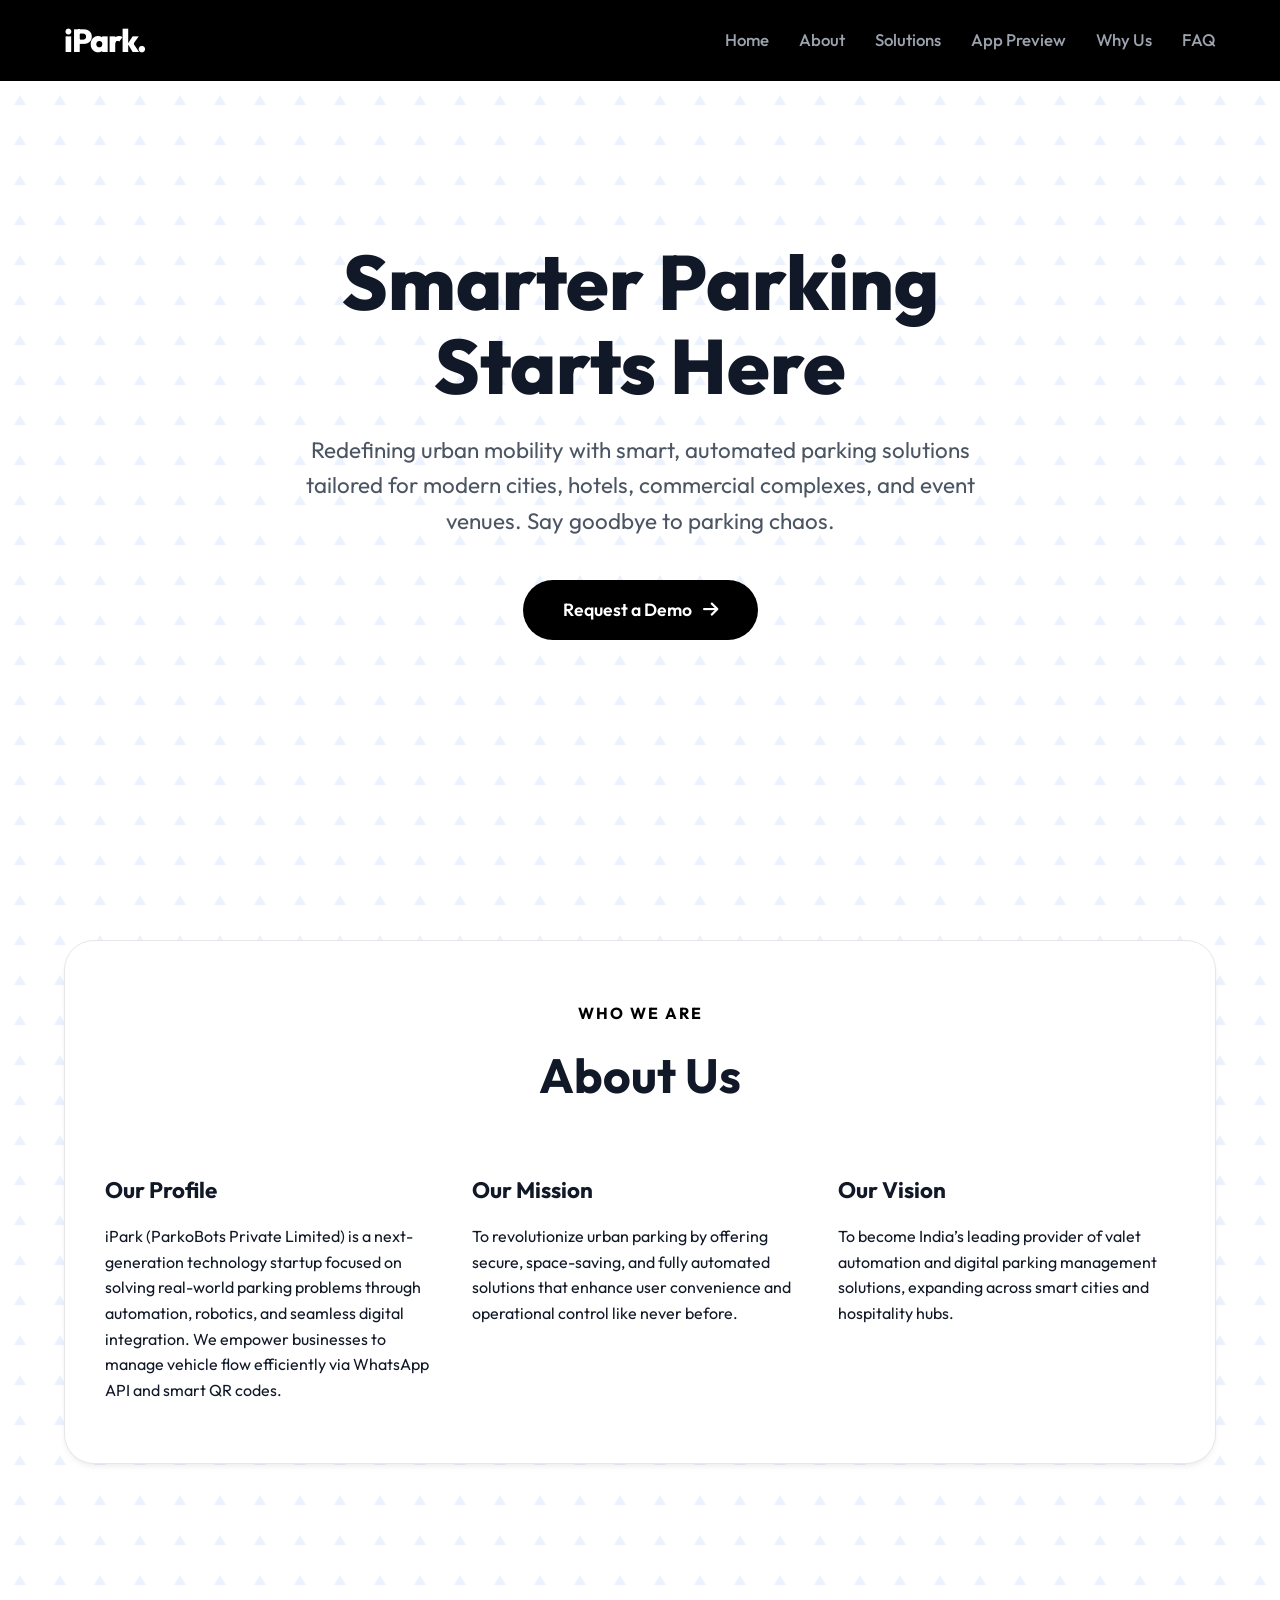
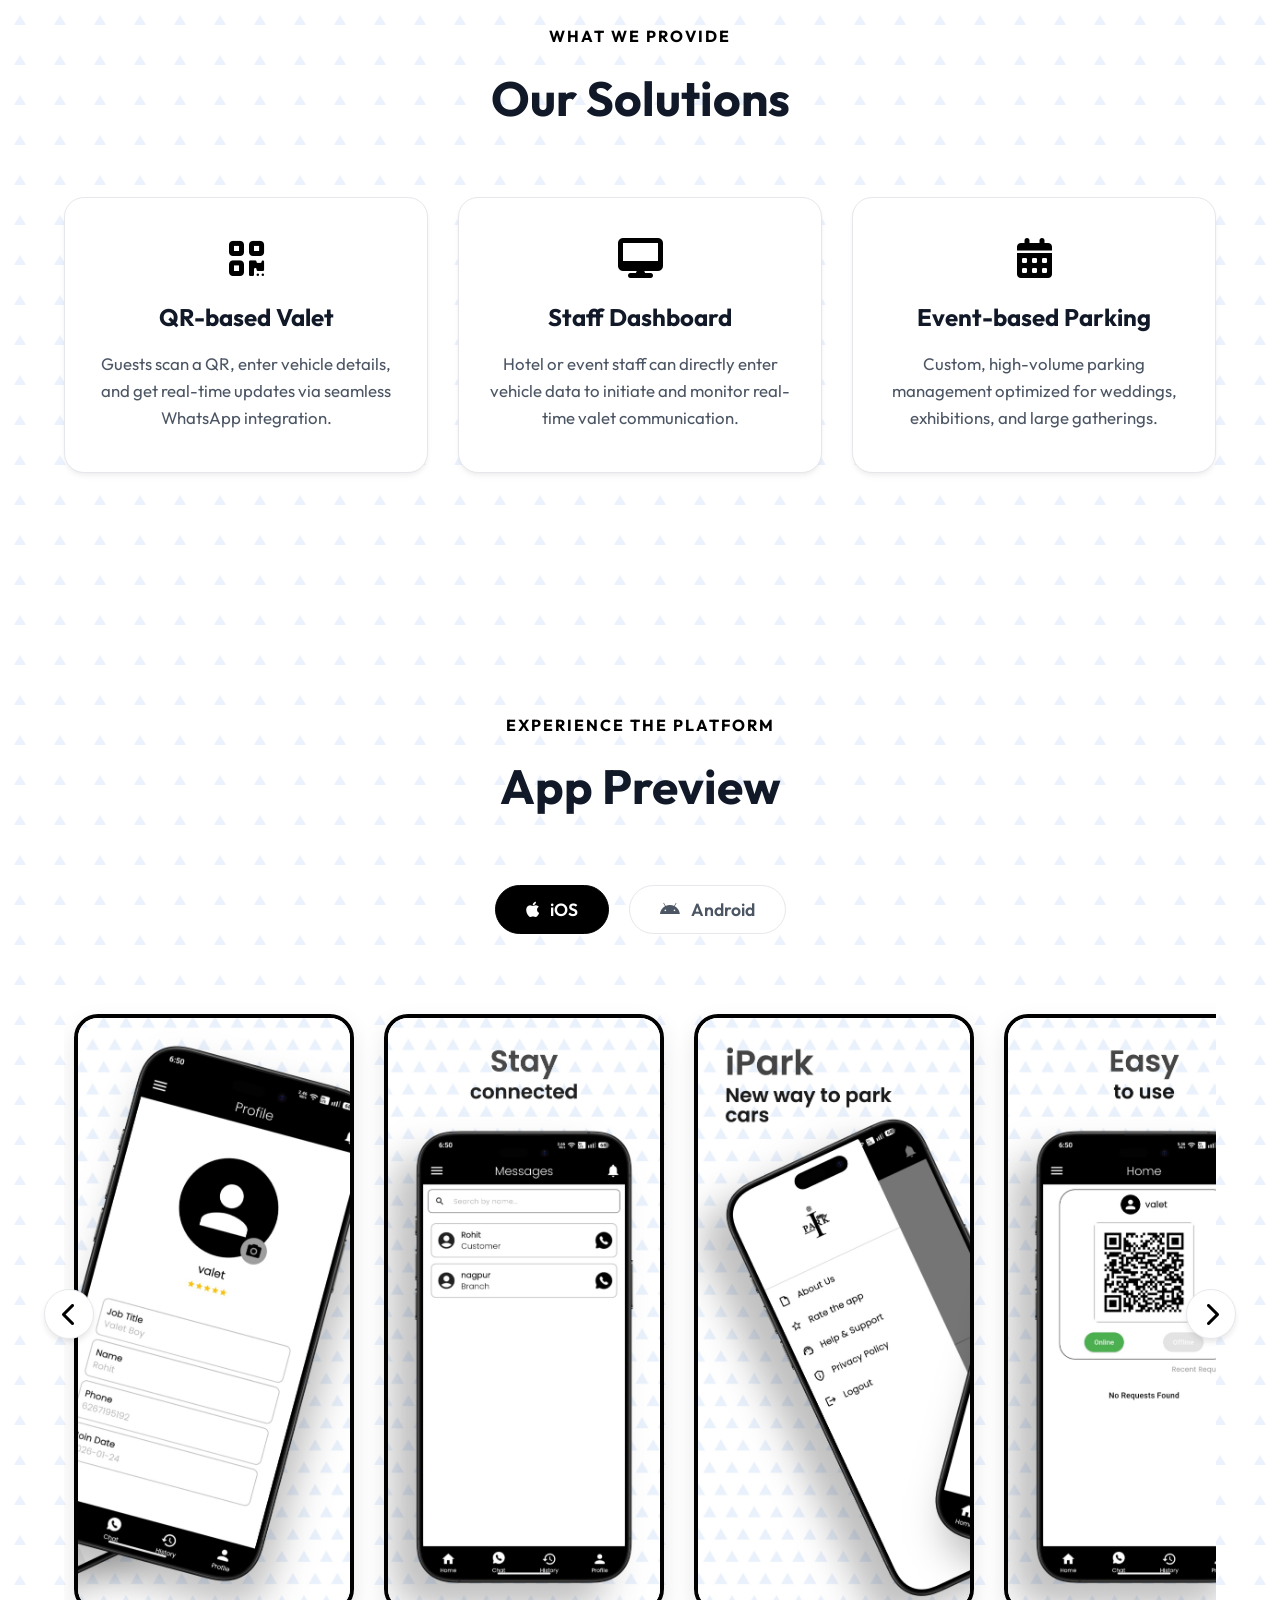
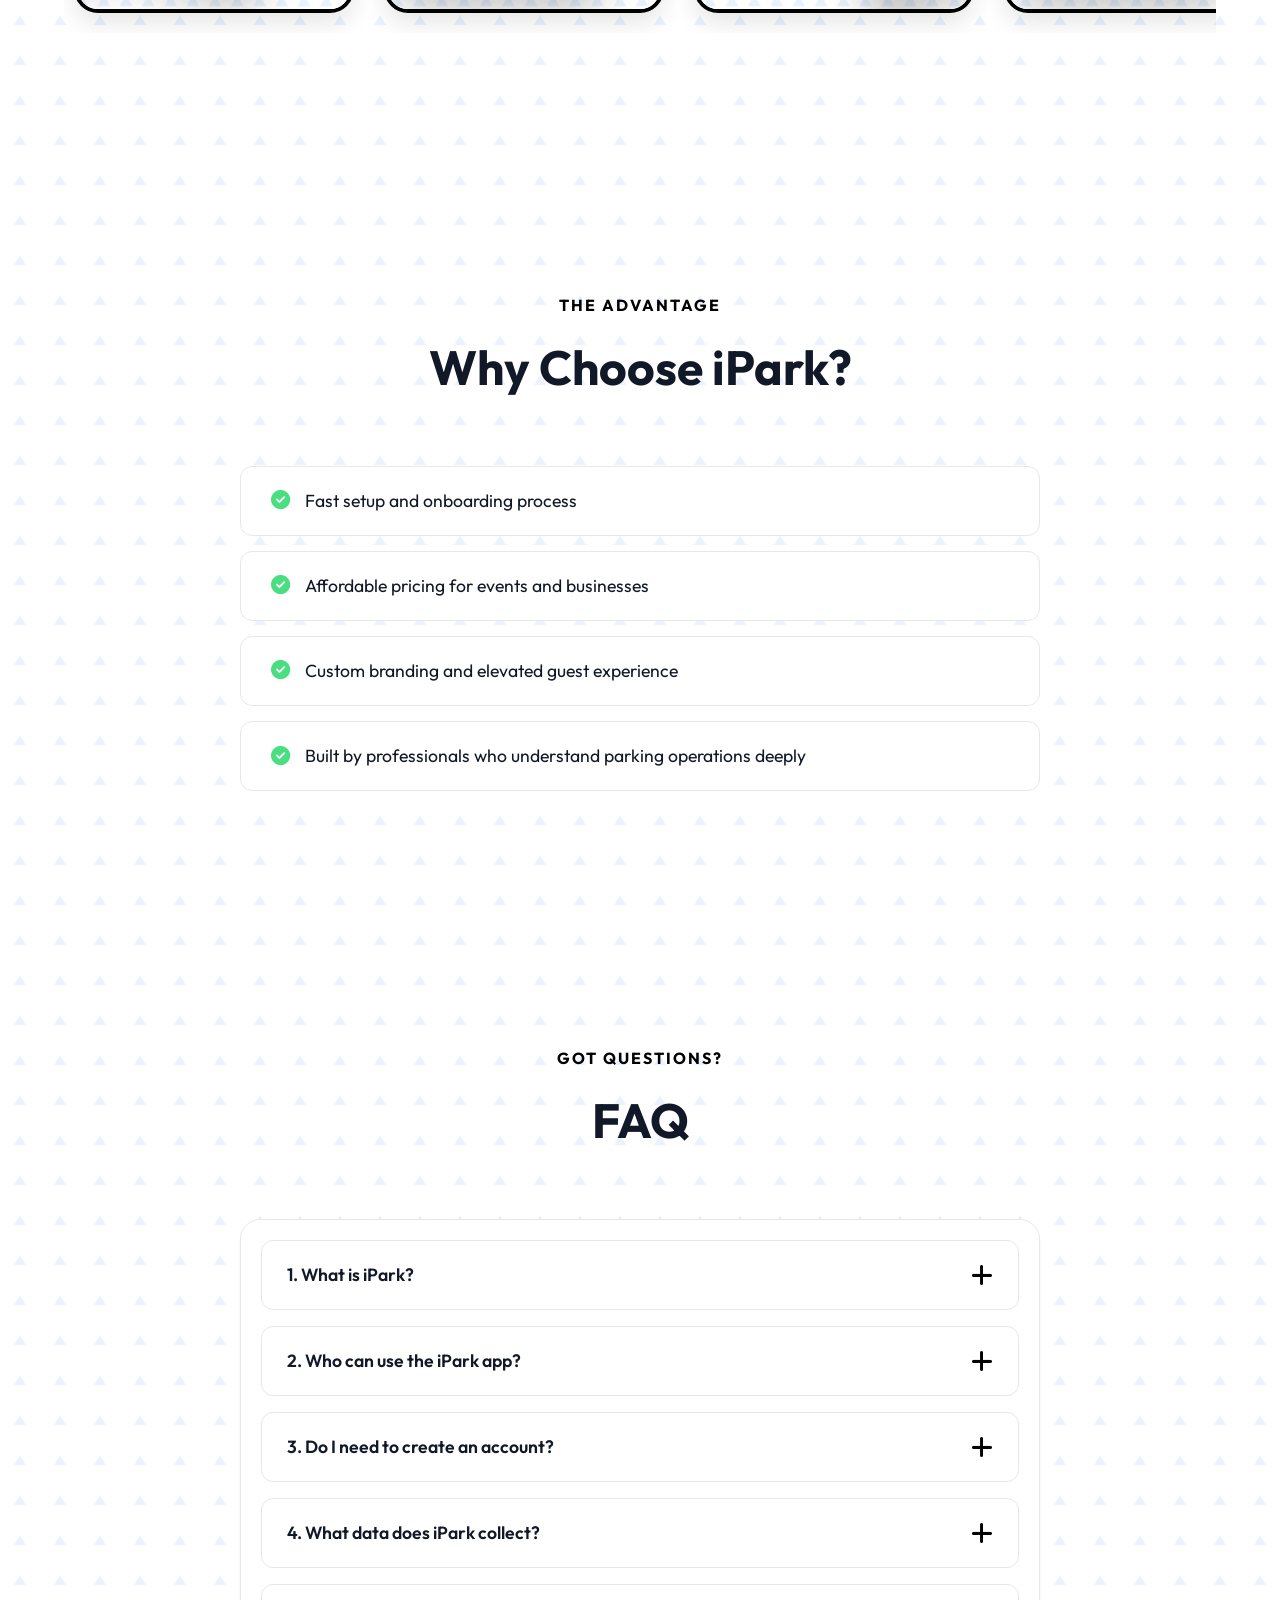
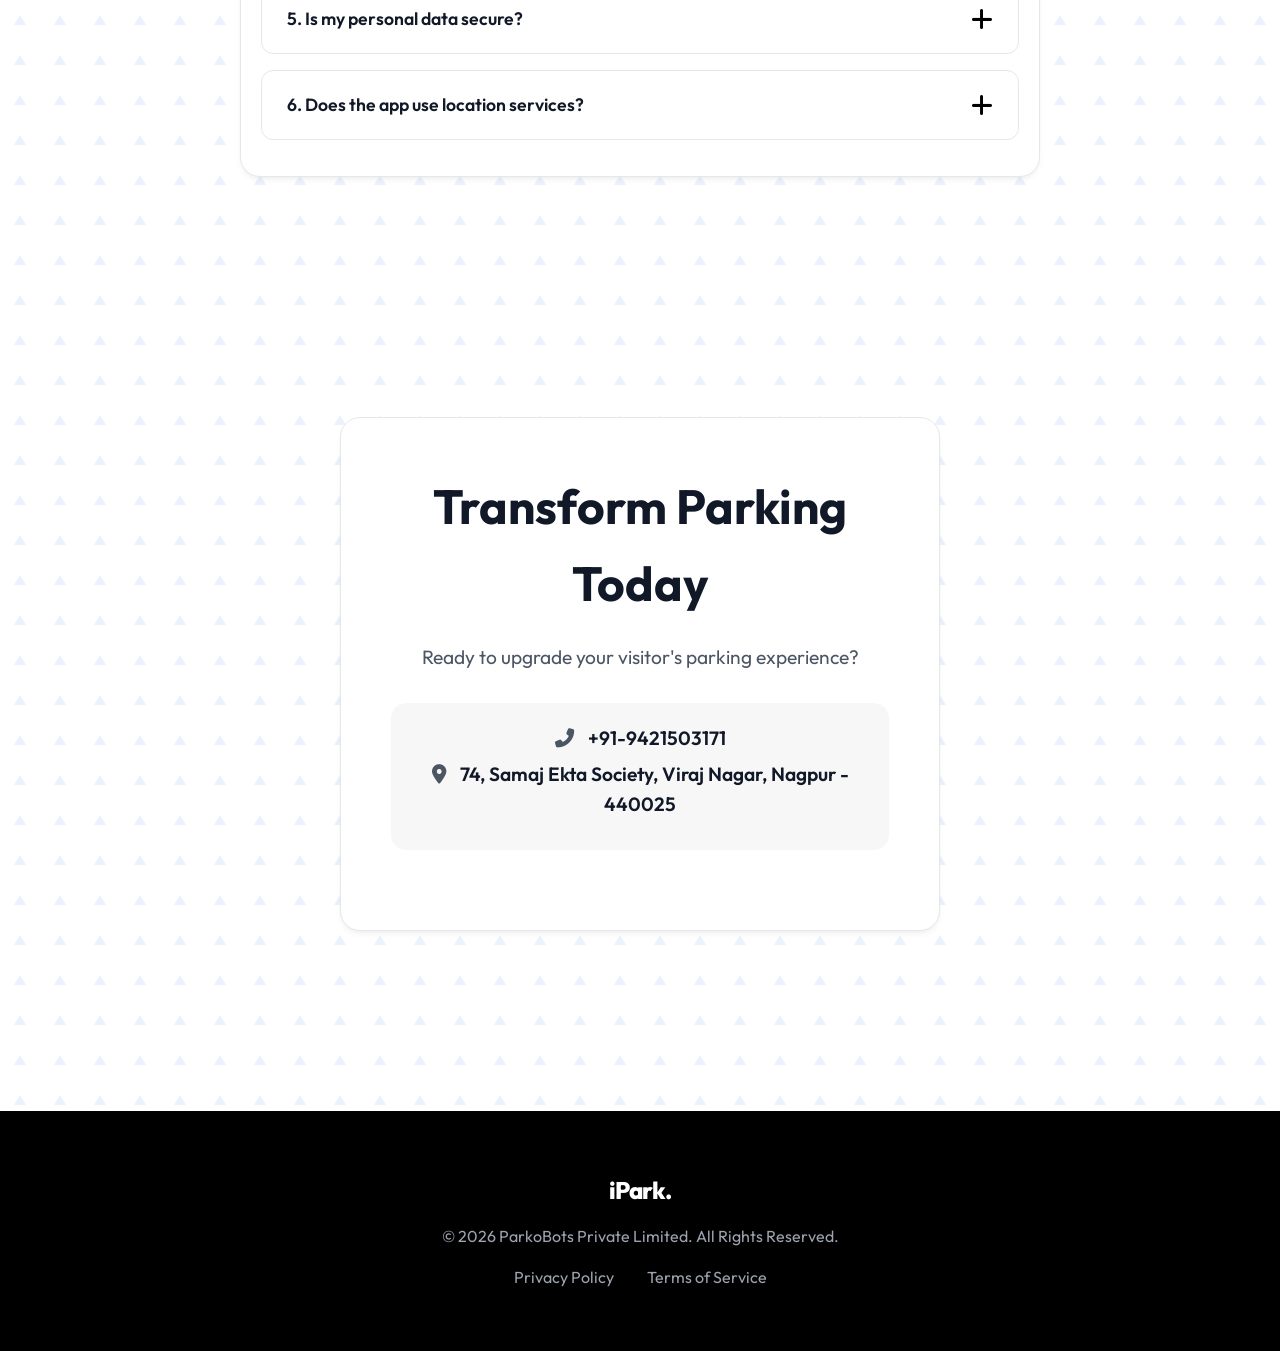
<file: index.html>
<!DOCTYPE html>
<html lang="en">

<head>
    <meta charset="UTF-8">
    <meta name="viewport" content="width=device-width, initial-scale=1.0">
    <title>iPark – Smarter Parking Starts Here</title>
    <link rel="stylesheet" href="styles.css">
    <link rel="stylesheet" href="https://cdnjs.cloudflare.com/ajax/libs/font-awesome/6.4.0/css/all.min.css">
</head>

<body>


    <header id="header">
        <div class="container">
            <a href="#" class="logo">iPark.</a>
            <nav>
                <ul>
                    <li><a href="#home">Home</a></li>
                    <li><a href="#about">About</a></li>
                    <li><a href="#solutions">Solutions</a></li>
                    <li><a href="#app-preview">App Preview</a></li>
                    <li><a href="#why-choose-us">Why Us</a></li>
                    <li><a href="#faq">FAQ</a></li>
                </ul>
            </nav>
        </div>
    </header>

    <section id="home" class="hero">
        <div class="container">
            <h1>Smarter Parking<br><span>Starts Here</span></h1>
            <p>Redefining urban mobility with smart, automated parking solutions tailored for modern cities, hotels,
                commercial complexes, and event venues. Say goodbye to parking chaos.</p>
            <a href="#contact" class="btn-primary">Request a Demo <i class="fas fa-arrow-right"
                    style="margin-left: 8px;"></i></a>
        </div>
    </section>

    <section id="about" class="glass"
        style="margin: 40px auto; width: 90%; max-width: 1200px; padding: 60px 40px; border-radius: 30px;">
        <div class="section-header">
            <span class="section-subtitle">Who We Are</span>
            <h2 class="section-title">About Us</h2>
        </div>
        <div class="grid-3">
            <div>
                <h3 style="margin-bottom:15px; font-size:1.4rem;">Our Profile</h3>
                <p>iPark (ParkoBots Private Limited) is a next-generation
                    technology startup focused on solving real-world parking problems through automation, robotics, and
                    seamless digital integration. We empower businesses to manage vehicle flow efficiently via WhatsApp
                    API and smart QR codes.</p>
            </div>
            <div>
                <h3 style="margin-bottom:15px; font-size:1.4rem;">Our Mission</h3>
                <p>To revolutionize urban parking by offering secure, space-saving,
                    and fully automated solutions that enhance user convenience and operational control like never
                    before.</p>
            </div>
            <div>
                <h3 style="margin-bottom:15px; font-size:1.4rem;">Our Vision</h3>
                <p>To become India’s leading provider of valet automation and
                    digital parking management solutions, expanding across smart cities and hospitality hubs.</p>
            </div>
        </div>
    </section>

    <section id="solutions">
        <div class="container">
            <div class="section-header">
                <span class="section-subtitle">What We Provide</span>
                <h2 class="section-title">Our Solutions</h2>
            </div>
            <div class="grid-3">
                <div class="card glass">
                    <i class="fas fa-qrcode card-icon"></i>
                    <h3>QR-based Valet</h3>
                    <p>Guests scan a QR, enter vehicle details, and get real-time updates via seamless WhatsApp
                        integration.</p>
                </div>
                <div class="card glass">
                    <i class="fas fa-desktop card-icon"></i>
                    <h3>Staff Dashboard</h3>
                    <p>Hotel or event staff can directly enter vehicle data to initiate and monitor real-time valet
                        communication.</p>
                </div>
                <div class="card glass">
                    <i class="fas fa-calendar-alt card-icon"></i>
                    <h3>Event-based Parking</h3>
                    <p>Custom, high-volume parking management optimized for weddings, exhibitions, and large gatherings.
                    </p>
                </div>
            </div>
        </div>
    </section>

    <section id="app-preview" class="preview-section">
        <div class="container">
            <div class="section-header">
                <span class="section-subtitle">Experience The Platform</span>
                <h2 class="section-title">App Preview</h2>
            </div>

            <div class="platform-tabs">
                <button class="tab-btn active" onclick="showCarousel('ios')"><i class="fab fa-apple"
                        style="margin-right:8px;"></i> iOS</button>
                <button class="tab-btn" onclick="showCarousel('android')"><i class="fab fa-android"
                        style="margin-right:8px;"></i> Android</button>
            </div>

            <!-- iOS Carousel -->
            <div class="carousel-container active" id="carousel-ios">
                <div class="carousel-wrapper">
                    <button class="scroll-btn prev" onclick="scrollTrack('track-ios', -1)"><i
                            class="fas fa-chevron-left"></i></button>
                    <div class="carousel-track" id="track-ios">
                        <div class="screenshot"><img src="images/ios/1.jpeg" alt="iOS 1"></div>
                        <div class="screenshot"><img src="images/ios/2.jpeg" alt="iOS 2"></div>
                        <div class="screenshot"><img src="images/ios/3.jpeg" alt="iOS 3"></div>
                        <div class="screenshot"><img src="images/ios/4.jpeg" alt="iOS 4"></div>
                    </div>
                    <button class="scroll-btn next" onclick="scrollTrack('track-ios', 1)"><i
                            class="fas fa-chevron-right"></i></button>
                </div>
            </div>

            <!-- Android Carousel -->
            <div class="carousel-container" id="carousel-android">
                <div class="carousel-wrapper">
                    <button class="scroll-btn prev" onclick="scrollTrack('track-android', -1)"><i
                            class="fas fa-chevron-left"></i></button>
                    <div class="carousel-track" id="track-android">
                        <div class="screenshot"><img src="images/android/1.jpeg" alt="Android 1"></div>
                        <div class="screenshot"><img src="images/android/2.jpeg" alt="Android 2"></div>
                        <div class="screenshot"><img src="images/android/3.jpeg" alt="Android 3"></div>
                        <div class="screenshot"><img src="images/android/4.jpeg" alt="Android 4"></div>
                        <div class="screenshot"><img src="images/android/5.jpeg" alt="Android 5"></div>
                    </div>
                    <button class="scroll-btn next" onclick="scrollTrack('track-android', 1)"><i
                            class="fas fa-chevron-right"></i></button>
                </div>
            </div>
        </div>
    </section>

    <section id="why-choose-us">
        <div class="container" style="max-width: 800px;">
            <div class="section-header">
                <span class="section-subtitle">The Advantage</span>
                <h2 class="section-title">Why Choose iPark?</h2>
            </div>
            <ul class="features-list">
                <li><i class="fas fa-check-circle"></i> Fast setup and onboarding process</li>
                <li><i class="fas fa-check-circle"></i> Affordable pricing for events and businesses</li>
                <li><i class="fas fa-check-circle"></i> Custom branding and elevated guest experience</li>
                <li><i class="fas fa-check-circle"></i> Built by professionals who understand parking operations deeply
                </li>
            </ul>
        </div>
    </section>

    <section id="faq">
        <div class="container faq-container">
            <div class="section-header">
                <span class="section-subtitle">Got Questions?</span>
                <h2 class="section-title">FAQ</h2>
            </div>

            <div class="glass" style="padding: 20px; border-radius: 20px;">
                <div class="faq-item">
                    <div class="faq-question">1. What is iPark? <i class="fas fa-plus faq-icon"></i></div>
                    <div class="faq-answer">
                        <div class="faq-answer-inner">iPark is a digital parking management platform designed to
                            simplify vehicle parking operations for users, valet partners, and property owners through a
                            mobile application.</div>
                    </div>
                </div>
                <div class="faq-item">
                    <div class="faq-question">2. Who can use the iPark app? <i class="fas fa-plus faq-icon"></i></div>
                    <div class="faq-answer">
                        <div class="faq-answer-inner">Vehicle owners, guests visiting supported locations, authorized
                            valet staff, and parking administrators. Access is linked to supported parking facilities.
                        </div>
                    </div>
                </div>
                <div class="faq-item">
                    <div class="faq-question">3. Do I need to create an account? <i class="fas fa-plus faq-icon"></i>
                    </div>
                    <div class="faq-answer">
                        <div class="faq-answer-inner">Yes. Certain features require account creation or logging in to
                            ensure secure access and accurate parking records.</div>
                    </div>
                </div>
                <div class="faq-item">
                    <div class="faq-question">4. What data does iPark collect? <i class="fas fa-plus faq-icon"></i>
                    </div>
                    <div class="faq-answer">
                        <div class="faq-answer-inner">We collect only necessary data including name, contact details,
                            vehicle number, parking timestamps, and diagnostic device information.</div>
                    </div>
                </div>
                <div class="faq-item">
                    <div class="faq-question">5. Is my personal data secure? <i class="fas fa-plus faq-icon"></i></div>
                    <div class="faq-answer">
                        <div class="faq-answer-inner">Yes. We use industry-standard security protocols, secure servers,
                            and restricted access controls to ensure your data is safe.</div>
                    </div>
                </div>
                <div class="faq-item">
                    <div class="faq-question">6. Does the app use location services? <i
                            class="fas fa-plus faq-icon"></i></div>
                    <div class="faq-answer">
                        <div class="faq-answer-inner">Location services may be used to enable specific parking features,
                            but always operate strictly with user permission and device settings.</div>
                    </div>
                </div>
            </div>
        </div>
    </section>

    <section id="contact">
        <div class="container">
            <div class="glass contact-box" style="padding: 50px;">
                <h2 class="section-title" style="margin-bottom: 20px;">Transform Parking Today</h2>
                <p>Ready to upgrade your visitor's parking experience?</p>
                <div style="margin: 30px 0; background: rgba(0,0,0,0.03); padding: 20px; border-radius: 15px;">
                    <p style="margin-bottom: 5px;"><i class="fas fa-phone-alt" style="margin-right: 10px;"></i> <span
                            class="highlight">+91-9421503171</span></p>
                    <p><i class="fas fa-map-marker-alt" style="margin-right: 10px;"></i>
                        <span class="highlight">74, Samaj Ekta Society, Viraj Nagar, Nagpur - 440025</span>
                    </p>
                </div>
            </div>
        </div>
    </section>

    <footer>
        <div class="container">
            <div class="logo" style="font-size: 1.5rem; margin-bottom: 15px; display: inline-block;">iPark.</div>
            <p>&copy; <span id="year"></span> ParkoBots Private Limited. All Rights Reserved.</p>
            <div class="footer-links">
                <a href="privacy.html">Privacy Policy</a>
                <a href="terms.html">Terms of Service</a>
            </div>
        </div>
    </footer>

    <script>
        // Set Current Year
        document.getElementById('year').textContent = new Date().getFullYear();

        // FAQ Toggle Logic
        document.querySelectorAll('.faq-question').forEach(q => {
            q.addEventListener('click', () => {
                const item = q.parentElement;
                const isActive = item.classList.contains('active');

                // Close all
                document.querySelectorAll('.faq-item').forEach(i => i.classList.remove('active'));

                // Open clicked if it wasn't active
                if (!isActive) item.classList.add('active');
            });
        });

        // Tabs Logic
        function showCarousel(platform) {
            document.querySelectorAll('.tab-btn').forEach(btn => btn.classList.remove('active'));
            document.querySelectorAll('.carousel-container').forEach(c => c.classList.remove('active'));

            event.currentTarget.classList.add('active');
            document.getElementById(`carousel-${platform}`).classList.add('active');
        }

        // Horizontal Scroll
        function scrollTrack(trackId, direction) {
            const track = document.getElementById(trackId);
            const scrollAmount = 350; // Approximates card width + gap
            track.scrollBy({ left: scrollAmount * direction, behavior: 'smooth' });
        }

        // Header Background on Scroll
        window.addEventListener('scroll', () => {
            const header = document.getElementById('header');
            if (window.scrollY > 50) {
                header.style.boxShadow = '0 10px 30px rgba(0,0,0,0.1)';
            } else {
                header.style.boxShadow = 'none';
            }
        });
    </script>
</body>

</html>
</file>
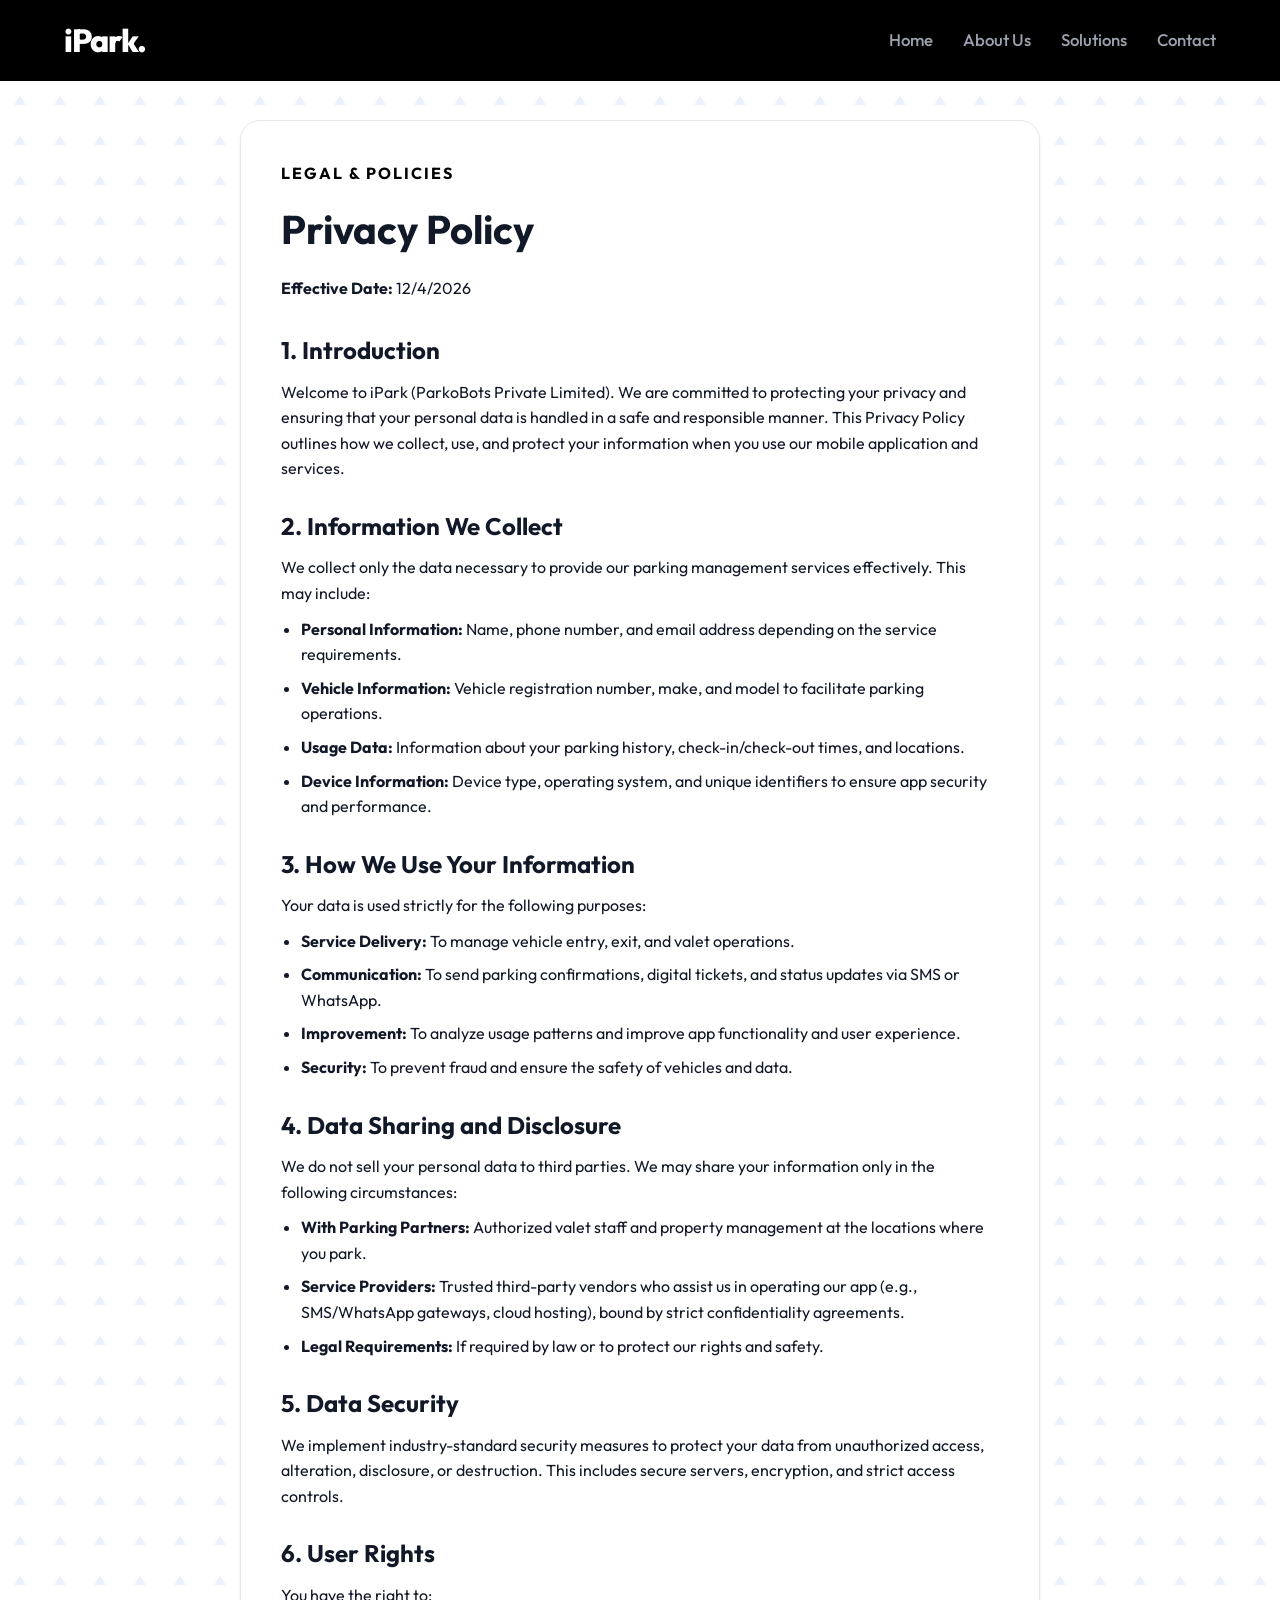
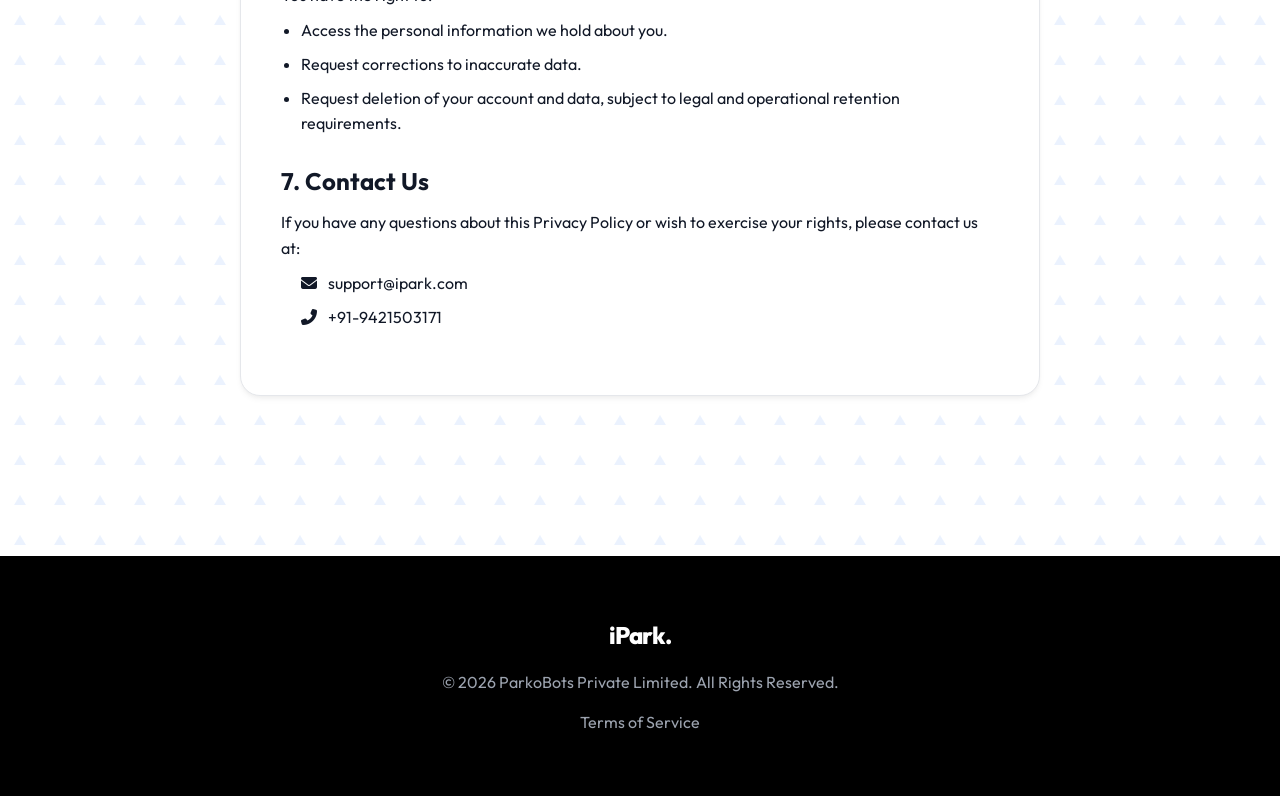
<file: privacy.html>
<!DOCTYPE html>
<html lang="en">

<head>
    <meta charset="UTF-8">
    <meta name="viewport" content="width=device-width, initial-scale=1.0">
    <title>Privacy Policy - iPark</title>
    <link rel="stylesheet" href="styles.css">
    <link rel="stylesheet" href="https://cdnjs.cloudflare.com/ajax/libs/font-awesome/6.4.0/css/all.min.css">
</head>

<body>

    <header id="header">
        <div class="container">
            <a href="index.html" class="logo">iPark.</a>
            <nav>
                <ul>
                    <li><a href="index.html#home">Home</a></li>
                    <li><a href="index.html#about">About Us</a></li>
                    <li><a href="index.html#solutions">Solutions</a></li>
                    <li><a href="index.html#contact">Contact</a></li>
                </ul>
            </nav>
        </div>
    </header>

    <section class="content-section" style="padding-top: 120px;">
        <div class="container faq-container glass" style="padding: 40px; border-radius: 20px;">
            <div class="section-header" style="margin-bottom: 30px; text-align: left;">
                <span class="section-subtitle">Legal & Policies</span>
                <h1 style="font-size: 2.5rem; margin-bottom: 15px;">Privacy Policy</h1>
                <p><strong>Effective Date:</strong>
                    <script>document.write(new Date().toLocaleDateString())</script>
                </p>
            </div>

            <div style="margin-bottom: 25px;">
                <h2 style="margin-bottom: 10px; font-size: 1.5rem;">1. Introduction</h2>
                <p style="margin-bottom: 15px;">Welcome to iPark (ParkoBots Private Limited). We are committed to
                    protecting your privacy and ensuring that your personal data is handled in a safe and responsible
                    manner. This Privacy Policy outlines how we collect, use, and protect your information when you use
                    our mobile application and services.</p>
            </div>

            <div style="margin-bottom: 25px;">
                <h2 style="margin-bottom: 10px; font-size: 1.5rem;">2. Information We Collect</h2>
                <p style="margin-bottom: 10px;">We collect only the data necessary to provide our parking management
                    services effectively. This may include:</p>
                <ul style="padding-left: 20px; list-style-type: disc;">
                    <li style="margin-bottom: 8px;"><strong>Personal Information:</strong> Name, phone number, and email
                        address depending on the service requirements.</li>
                    <li style="margin-bottom: 8px;"><strong>Vehicle Information:</strong> Vehicle registration number,
                        make, and model to facilitate parking operations.</li>
                    <li style="margin-bottom: 8px;"><strong>Usage Data:</strong> Information about your parking history,
                        check-in/check-out times, and locations.</li>
                    <li style="margin-bottom: 8px;"><strong>Device Information:</strong> Device type, operating system,
                        and unique identifiers to ensure app security and performance.</li>
                </ul>
            </div>

            <div style="margin-bottom: 25px;">
                <h2 style="margin-bottom: 10px; font-size: 1.5rem;">3. How We Use Your Information</h2>
                <p style="margin-bottom: 10px;">Your data is used strictly for the following purposes:</p>
                <ul style="padding-left: 20px; list-style-type: disc;">
                    <li style="margin-bottom: 8px;"><strong>Service Delivery:</strong> To manage vehicle entry, exit,
                        and valet operations.</li>
                    <li style="margin-bottom: 8px;"><strong>Communication:</strong> To send parking confirmations,
                        digital tickets, and status updates via SMS or WhatsApp.</li>
                    <li style="margin-bottom: 8px;"><strong>Improvement:</strong> To analyze usage patterns and improve
                        app functionality and user experience.</li>
                    <li style="margin-bottom: 8px;"><strong>Security:</strong> To prevent fraud and ensure the safety of
                        vehicles and data.</li>
                </ul>
            </div>

            <div style="margin-bottom: 25px;">
                <h2 style="margin-bottom: 10px; font-size: 1.5rem;">4. Data Sharing and Disclosure</h2>
                <p style="margin-bottom: 10px;">We do not sell your personal data to third parties. We may share your
                    information only in the following circumstances:</p>
                <ul style="padding-left: 20px; list-style-type: disc;">
                    <li style="margin-bottom: 8px;"><strong>With Parking Partners:</strong> Authorized valet staff and
                        property management at the locations where you park.</li>
                    <li style="margin-bottom: 8px;"><strong>Service Providers:</strong> Trusted third-party vendors who
                        assist us in operating our app (e.g., SMS/WhatsApp gateways, cloud hosting), bound by strict
                        confidentiality agreements.</li>
                    <li style="margin-bottom: 8px;"><strong>Legal Requirements:</strong> If required by law or to
                        protect our rights and safety.</li>
                </ul>
            </div>

            <div style="margin-bottom: 25px;">
                <h2 style="margin-bottom: 10px; font-size: 1.5rem;">5. Data Security</h2>
                <p style="margin-bottom: 15px;">We implement industry-standard security measures to protect your data
                    from unauthorized access, alteration, disclosure, or destruction. This includes secure servers,
                    encryption, and strict access controls.</p>
            </div>

            <div style="margin-bottom: 25px;">
                <h2 style="margin-bottom: 10px; font-size: 1.5rem;">6. User Rights</h2>
                <p style="margin-bottom: 10px;">You have the right to:</p>
                <ul style="padding-left: 20px; list-style-type: disc;">
                    <li style="margin-bottom: 8px;">Access the personal information we hold about you.</li>
                    <li style="margin-bottom: 8px;">Request corrections to inaccurate data.</li>
                    <li style="margin-bottom: 8px;">Request deletion of your account and data, subject to legal and
                        operational retention requirements.</li>
                </ul>
            </div>

            <div style="margin-bottom: 25px;">
                <h2 style="margin-bottom: 10px; font-size: 1.5rem;">7. Contact Us</h2>
                <p style="margin-bottom: 10px;">If you have any questions about this Privacy Policy or wish to exercise
                    your rights, please contact us at:</p>
                <ul style="padding-left: 20px; list-style-type: none;">
                    <li style="margin-bottom: 8px;"><i class="fas fa-envelope" style="margin-right: 8px;"></i>
                        support@ipark.com</li>
                    <li style="margin-bottom: 8px;"><i class="fas fa-phone-alt" style="margin-right: 8px;"></i>
                        +91-9421503171</li>
                </ul>
            </div>
        </div>
    </section>

    <footer>
        <div class="container">
            <div class="logo" style="font-size: 1.5rem; margin-bottom: 15px; display: inline-block;">iPark.</div>
            <p>&copy; <span id="year"></span> ParkoBots Private Limited. All Rights Reserved.</p>
            <div class="footer-links">
                <a href="terms.html">Terms of Service</a>
            </div>
        </div>
    </footer>

    <script>
        document.getElementById('year').textContent = new Date().getFullYear();
        window.addEventListener('scroll', () => {
            const header = document.getElementById('header');
            if (window.scrollY > 50) {
                header.style.boxShadow = '0 10px 30px rgba(0,0,0,0.1)';
            } else {
                header.style.boxShadow = 'none';
            }
        });
    </script>
</body>

</html>
</file>
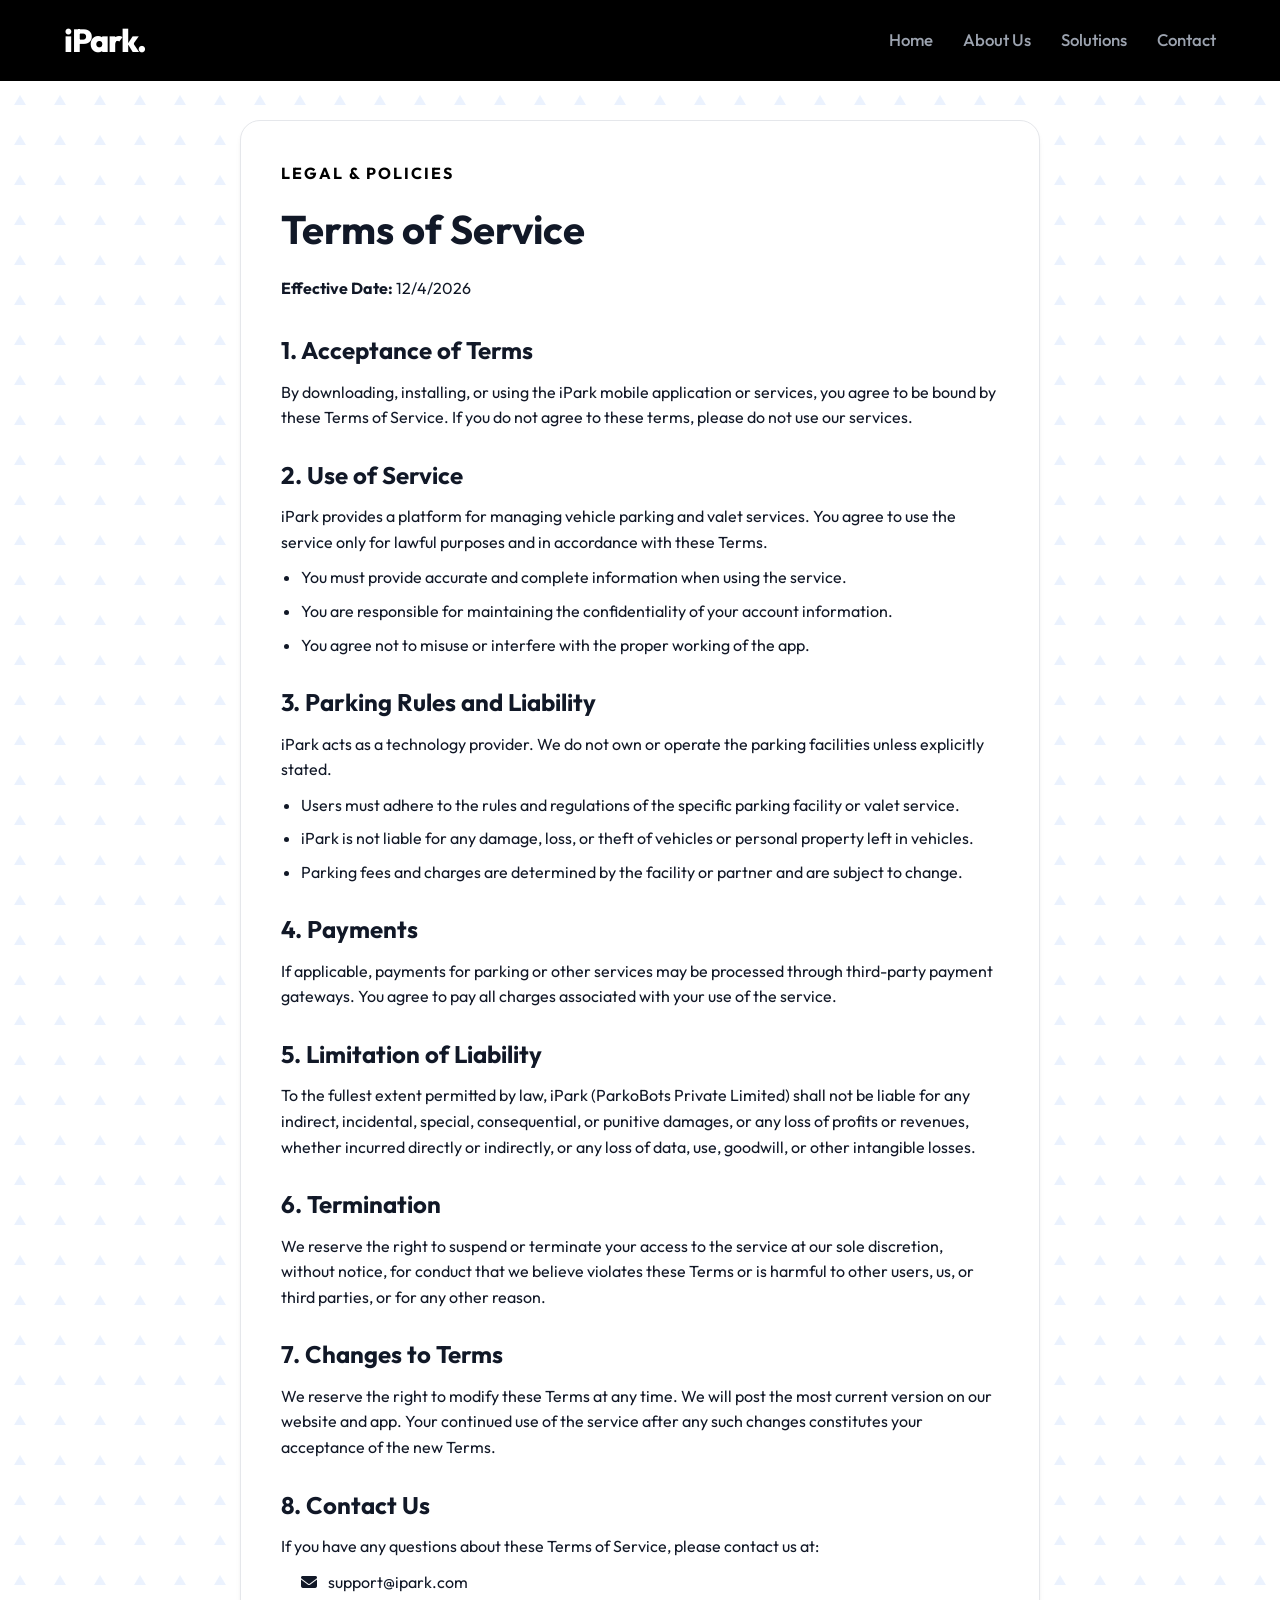
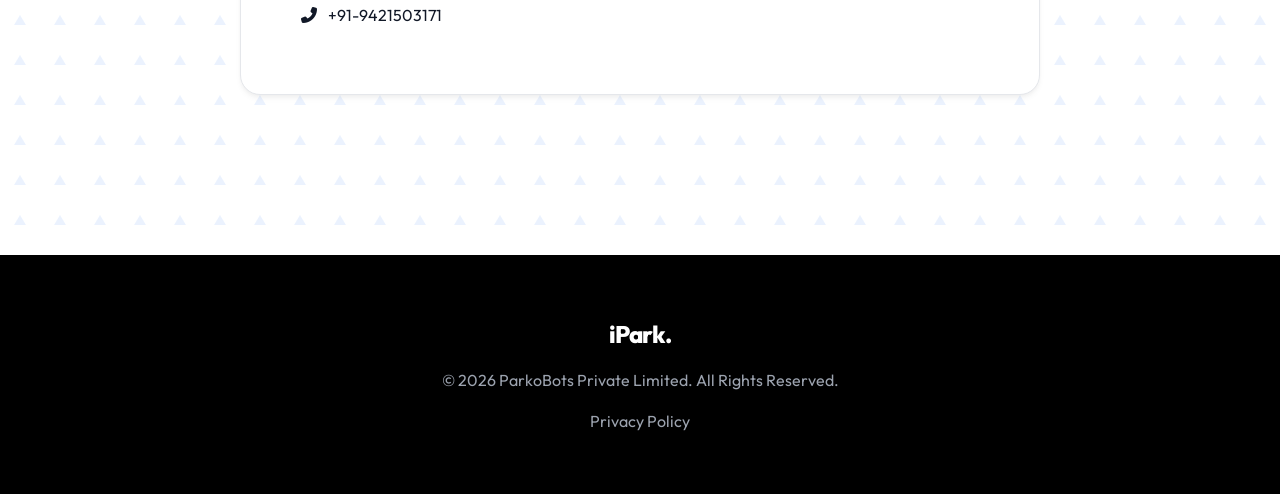
<file: terms.html>
<!DOCTYPE html>
<html lang="en">

<head>
    <meta charset="UTF-8">
    <meta name="viewport" content="width=device-width, initial-scale=1.0">
    <title>Terms of Service - iPark</title>
    <link rel="stylesheet" href="styles.css">
    <link rel="stylesheet" href="https://cdnjs.cloudflare.com/ajax/libs/font-awesome/6.4.0/css/all.min.css">
</head>

<body>

    <header id="header">
        <div class="container">
            <a href="index.html" class="logo">iPark.</a>
            <nav>
                <ul>
                    <li><a href="index.html#home">Home</a></li>
                    <li><a href="index.html#about">About Us</a></li>
                    <li><a href="index.html#solutions">Solutions</a></li>
                    <li><a href="index.html#contact">Contact</a></li>
                </ul>
            </nav>
        </div>
    </header>

    <section class="content-section" style="padding-top: 120px;">
        <div class="container faq-container glass" style="padding: 40px; border-radius: 20px;">
            <div class="section-header" style="margin-bottom: 30px; text-align: left;">
                <span class="section-subtitle">Legal & Policies</span>
                <h1 style="font-size: 2.5rem; margin-bottom: 15px;">Terms of Service</h1>
                <p><strong>Effective Date:</strong>
                    <script>document.write(new Date().toLocaleDateString())</script>
                </p>
            </div>

            <div style="margin-bottom: 25px;">
                <h2 style="margin-bottom: 10px; font-size: 1.5rem;">1. Acceptance of Terms</h2>
                <p style="margin-bottom: 15px;">By downloading, installing, or using the iPark mobile application or
                    services, you agree to be bound by these Terms of Service. If you do not agree to these terms,
                    please do not use our services.</p>
            </div>

            <div style="margin-bottom: 25px;">
                <h2 style="margin-bottom: 10px; font-size: 1.5rem;">2. Use of Service</h2>
                <p style="margin-bottom: 10px;">iPark provides a platform for managing vehicle parking and valet
                    services. You agree to use the service only for lawful purposes and in accordance with these Terms.
                </p>
                <ul style="padding-left: 20px; list-style-type: disc;">
                    <li style="margin-bottom: 8px;">You must provide accurate and complete information when using the
                        service.</li>
                    <li style="margin-bottom: 8px;">You are responsible for maintaining the confidentiality of your
                        account information.</li>
                    <li style="margin-bottom: 8px;">You agree not to misuse or interfere with the proper working of the
                        app.</li>
                </ul>
            </div>

            <div style="margin-bottom: 25px;">
                <h2 style="margin-bottom: 10px; font-size: 1.5rem;">3. Parking Rules and Liability</h2>
                <p style="margin-bottom: 10px;">iPark acts as a technology provider. We do not own or operate the
                    parking facilities unless explicitly stated.</p>
                <ul style="padding-left: 20px; list-style-type: disc;">
                    <li style="margin-bottom: 8px;">Users must adhere to the rules and regulations of the specific
                        parking facility or valet service.</li>
                    <li style="margin-bottom: 8px;">iPark is not liable for any damage, loss, or theft of vehicles or
                        personal property left in vehicles.</li>
                    <li style="margin-bottom: 8px;">Parking fees and charges are determined by the facility or partner
                        and are subject to change.</li>
                </ul>
            </div>

            <div style="margin-bottom: 25px;">
                <h2 style="margin-bottom: 10px; font-size: 1.5rem;">4. Payments</h2>
                <p style="margin-bottom: 15px;">If applicable, payments for parking or other services may be processed
                    through third-party payment gateways. You agree to pay all charges associated with your use of the
                    service.</p>
            </div>

            <div style="margin-bottom: 25px;">
                <h2 style="margin-bottom: 10px; font-size: 1.5rem;">5. Limitation of Liability</h2>
                <p style="margin-bottom: 15px;">To the fullest extent permitted by law, iPark (ParkoBots Private
                    Limited) shall not be liable for any indirect, incidental, special, consequential, or punitive
                    damages, or any loss of profits or revenues, whether incurred directly or indirectly, or any loss of
                    data, use, goodwill, or other intangible losses.</p>
            </div>

            <div style="margin-bottom: 25px;">
                <h2 style="margin-bottom: 10px; font-size: 1.5rem;">6. Termination</h2>
                <p style="margin-bottom: 15px;">We reserve the right to suspend or terminate your access to the service
                    at our sole discretion, without notice, for conduct that we believe violates these Terms or is
                    harmful to other users, us, or third parties, or for any other reason.</p>
            </div>

            <div style="margin-bottom: 25px;">
                <h2 style="margin-bottom: 10px; font-size: 1.5rem;">7. Changes to Terms</h2>
                <p style="margin-bottom: 15px;">We reserve the right to modify these Terms at any time. We will post the
                    most current version on our website and app. Your continued use of the service after any such
                    changes constitutes your acceptance of the new Terms.</p>
            </div>

            <div style="margin-bottom: 25px;">
                <h2 style="margin-bottom: 10px; font-size: 1.5rem;">8. Contact Us</h2>
                <p style="margin-bottom: 10px;">If you have any questions about these Terms of Service, please contact
                    us at:</p>
                <ul style="padding-left: 20px; list-style-type: none;">
                    <li style="margin-bottom: 8px;"><i class="fas fa-envelope" style="margin-right: 8px;"></i>
                        support@ipark.com</li>
                    <li style="margin-bottom: 8px;"><i class="fas fa-phone-alt" style="margin-right: 8px;"></i>
                        +91-9421503171</li>
                </ul>
            </div>
        </div>
    </section>

    <footer>
        <div class="container">
            <div class="logo" style="font-size: 1.5rem; margin-bottom: 15px; display: inline-block;">iPark.</div>
            <p>&copy; <span id="year"></span> ParkoBots Private Limited. All Rights Reserved.</p>
            <div class="footer-links">
                <a href="privacy.html">Privacy Policy</a>
            </div>
        </div>
    </footer>

    <script>
        document.getElementById('year').textContent = new Date().getFullYear();
        window.addEventListener('scroll', () => {
            const header = document.getElementById('header');
            if (window.scrollY > 50) {
                header.style.boxShadow = '0 10px 30px rgba(0,0,0,0.1)';
            } else {
                header.style.boxShadow = 'none';
            }
        });
    </script>
</body>

</html>
</file>
<file: styles.css>
@import url('https://fonts.googleapis.com/css2?family=Outfit:wght@300;400;500;600;700;800&display=swap');

:root {
    --bg-main: #ffffff;
    --text-primary: #111827;
    --text-secondary: #4b5563;
    --header-bg: #000000;
    --header-text: #ffffff;
    --accent-primary: #4ade80;
    /* match the green online button */
    --accent-hover: #22c55e;
    --card-bg: #ffffff;
    --card-border: #e5e7eb;
    --card-shadow: 0 4px 6px -1px rgba(0, 0, 0, 0.05), 0 2px 4px -1px rgba(0, 0, 0, 0.03);
    --transition-smooth: all 0.3s ease;
}

* {
    margin: 0;
    padding: 0;
    box-sizing: border-box;
}

body {
    font-family: 'Outfit', -apple-system, sans-serif;
    background-color: var(--bg-main);
    /* Subtle blue triangle pattern as seen in screenshot */
    background-image: url('data:image/svg+xml;utf8,<svg width="40" height="40" viewBox="0 0 40 40" xmlns="http://www.w3.org/2000/svg"><path d="M20 15 L26 25 L14 25 Z" fill="rgba(59, 130, 246, 0.1)"/></svg>');
    color: var(--text-primary);
    line-height: 1.6;
    overflow-x: hidden;
    scroll-behavior: smooth;
}

/* Hide blobs if they're left in HTML */
.blob {
    display: none;
}

.container {
    width: 90%;
    max-width: 1200px;
    margin: 0 auto;
    padding: 20px 0;
}

/* Clean Cards instead of Glassmorphism */
.glass {
    background: var(--card-bg);
    border: 1px solid var(--card-border);
    border-radius: 20px;
    box-shadow: var(--card-shadow);
}

/* Header & Nav */
header {
    position: fixed;
    top: 0;
    width: 100%;
    z-index: 1000;
    padding: 15px 0;
    transition: var(--transition-smooth);
    background: var(--header-bg);
    color: var(--header-text);
}

header .container {
    display: flex;
    justify-content: space-between;
    align-items: center;
    padding: 0;
}

.logo {
    font-size: 2rem;
    font-weight: 800;
    color: var(--header-text);
    text-decoration: none;
    letter-spacing: -1px;
}

nav ul {
    list-style: none;
    display: flex;
    gap: 30px;
}

nav a {
    color: #9ca3af;
    text-decoration: none;
    font-weight: 500;
    font-size: 1.05rem;
    transition: var(--transition-smooth);
    position: relative;
}

nav a:hover,
nav a.active {
    color: var(--header-text);
}

/* Hero Section */
.hero {
    min-height: 100vh;
    display: flex;
    align-items: center;
    justify-content: center;
    text-align: center;
    padding-top: 80px;
    position: relative;
}

.hero h1 {
    font-size: clamp(3rem, 6vw, 5rem);
    font-weight: 800;
    line-height: 1.1;
    margin-bottom: 24px;
    color: var(--text-primary);
}

.hero p {
    font-size: clamp(1.1rem, 2vw, 1.4rem);
    color: var(--text-secondary);
    max-width: 700px;
    margin: 0 auto 40px;
}

.btn-primary {
    display: inline-block;
    background: var(--header-bg);
    color: white;
    padding: 16px 40px;
    border-radius: 50px;
    font-size: 1.1rem;
    font-weight: 600;
    text-decoration: none;
    transition: var(--transition-smooth);
    border: none;
    cursor: pointer;
}

.btn-primary:hover {
    transform: translateY(-3px);
    box-shadow: 0 10px 20px -5px rgba(0, 0, 0, 0.2);
}

/* Sections General */
section {
    padding: 100px 0;
    position: relative;
}

.section-header {
    text-align: center;
    margin-bottom: 60px;
}

.section-title {
    font-size: 3rem;
    font-weight: 700;
    margin-bottom: 16px;
    color: var(--text-primary);
}

.section-subtitle {
    color: var(--header-bg);
    font-weight: 700;
    text-transform: uppercase;
    letter-spacing: 2px;
    font-size: 1rem;
    display: block;
    margin-bottom: 10px;
}

/* Cards Grid */
.grid-3 {
    display: grid;
    grid-template-columns: repeat(auto-fit, minmax(320px, 1fr));
    gap: 30px;
}

.card {
    padding: 40px 30px;
    transition: var(--transition-smooth);
    background: var(--card-bg);
    border: 1px solid var(--card-border);
    border-radius: 20px;
    text-align: center;
}

.card:hover {
    transform: translateY(-10px);
    box-shadow: 0 20px 25px -5px rgba(0, 0, 0, 0.1), 0 10px 10px -5px rgba(0, 0, 0, 0.04);
}

.card-icon {
    font-size: 2.5rem;
    margin-bottom: 20px;
    color: var(--header-bg);
}

.card h3 {
    font-size: 1.5rem;
    margin-bottom: 15px;
    color: var(--text-primary);
}

.card p {
    color: var(--text-secondary);
    font-size: 1.05rem;
}

/* App Previews */
.preview-section {
    position: relative;
}

.platform-tabs {
    display: flex;
    justify-content: center;
    gap: 20px;
    margin-bottom: 40px;
}

.tab-btn {
    background: var(--card-bg);
    border: 1px solid var(--card-border);
    color: var(--text-secondary);
    padding: 12px 30px;
    border-radius: 30px;
    font-size: 1.1rem;
    cursor: pointer;
    font-family: inherit;
    font-weight: 600;
    transition: var(--transition-smooth);
}

.tab-btn.active,
.tab-btn:hover {
    background: var(--header-bg);
    color: #fff;
    border-color: var(--header-bg);
}

.carousel-container {
    display: none;
    animation: fadeIn 0.5s ease forwards;
}

.carousel-container.active {
    display: block;
}

@keyframes fadeIn {
    from {
        opacity: 0;
        transform: translateY(10px);
    }

    to {
        opacity: 1;
        transform: translateY(0);
    }
}

.carousel-wrapper {
    position: relative;
    display: flex;
    align-items: center;
    padding: 20px 0;
}

.carousel-track {
    display: flex;
    overflow-x: auto;
    gap: 30px;
    padding: 20px 10px;
    scroll-behavior: smooth;
    scrollbar-width: none;
    -ms-overflow-style: none;
}

.carousel-track::-webkit-scrollbar {
    display: none;
}

.screenshot {
    flex: 0 0 auto;
    width: 280px;
    border-radius: 24px;
    overflow: hidden;
    position: relative;
    box-shadow: 0 10px 25px rgba(0, 0, 0, 0.1);
    transition: var(--transition-smooth);
    border: 4px solid var(--header-bg);
}

.screenshot:hover {
    transform: scale(1.05) translateY(-10px);
}

.screenshot img {
    width: 100%;
    height: auto;
    display: block;
}

.scroll-btn {
    position: absolute;
    top: 50%;
    transform: translateY(-50%);
    width: 50px;
    height: 50px;
    border-radius: 50%;
    background: var(--card-bg);
    border: 1px solid var(--card-border);
    color: var(--header-bg);
    font-size: 1.5rem;
    cursor: pointer;
    z-index: 10;
    transition: var(--transition-smooth);
    display: flex;
    align-items: center;
    justify-content: center;
    box-shadow: 0 4px 6px -1px rgba(0, 0, 0, 0.1);
}

.scroll-btn:hover {
    background: var(--header-bg);
    color: #fff;
    transform: translateY(-50%) scale(1.1);
}

.scroll-btn.prev {
    left: -20px;
}

.scroll-btn.next {
    right: -20px;
}

/* Features List */
.features-list {
    list-style: none;
}

.features-list li {
    background: var(--card-bg);
    padding: 20px 30px;
    margin-bottom: 15px;
    border-radius: 12px;
    border: 1px solid var(--card-border);
    font-size: 1.1rem;
    display: flex;
    align-items: center;
    gap: 15px;
    transition: var(--transition-smooth);
    color: var(--text-primary);
}

.features-list li:hover {
    transform: translateX(10px);
    box-shadow: 0 4px 6px -1px rgba(0, 0, 0, 0.05);
}

.features-list li i {
    color: var(--accent-primary);
    font-size: 1.2rem;
}

/* FAQ */
.faq-container {
    max-width: 800px;
    margin: 0 auto;
}

.faq-item {
    margin-bottom: 16px;
    border-radius: 12px;
    overflow: hidden;
    border: 1px solid var(--card-border);
    background: var(--card-bg);
}

.faq-question {
    padding: 20px 25px;
    cursor: pointer;
    display: flex;
    justify-content: space-between;
    align-items: center;
    font-weight: 600;
    font-size: 1.1rem;
    transition: var(--transition-smooth);
    color: var(--text-primary);
}

.faq-question:hover {
    background: #f9fafb;
}

.faq-icon {
    font-size: 1.5rem;
    color: var(--header-bg);
    transition: transform 0.3s;
}

.faq-item.active .faq-icon {
    transform: rotate(45deg);
}

.faq-answer {
    max-height: 0;
    overflow: hidden;
    transition: max-height 0.4s cubic-bezier(0, 1, 0, 1);
}

.faq-item.active .faq-answer {
    max-height: 1000px;
    transition: max-height 0.6s ease-in-out;
}

.faq-answer-inner {
    padding: 0 25px 25px;
    color: var(--text-secondary);
}

.faq-answer-inner a {
    color: var(--header-bg);
    text-decoration: none;
    font-weight: 500;
}

.faq-answer-inner a:hover {
    text-decoration: underline;
}

/* Contact & Footer */
.contact-box {
    text-align: center;
    max-width: 600px;
    margin: 0 auto;
}

.contact-box p {
    font-size: 1.2rem;
    margin-bottom: 10px;
    color: var(--text-secondary);
}

.contact-box .highlight {
    color: var(--text-primary);
    font-weight: 600;
}

footer {
    padding: 40px 0;
    text-align: center;
    background: var(--header-bg);
    color: var(--header-text);
    margin-top: 60px;
}

footer p {
    color: #9ca3af;
    margin-bottom: 15px;
}

.footer-links a {
    color: #9ca3af;
    text-decoration: none;
    margin: 0 15px;
    transition: color 0.3s;
}

.footer-links a:hover {
    color: #fff;
}

/* Responsive */
@media (max-width: 768px) {
    nav {
        display: none;
    }

    .hero h1 {
        font-size: 2.5rem;
    }

    .scroll-btn {
        display: none;
    }

    .section-title {
        font-size: 2.2rem;
    }
}
</file>
